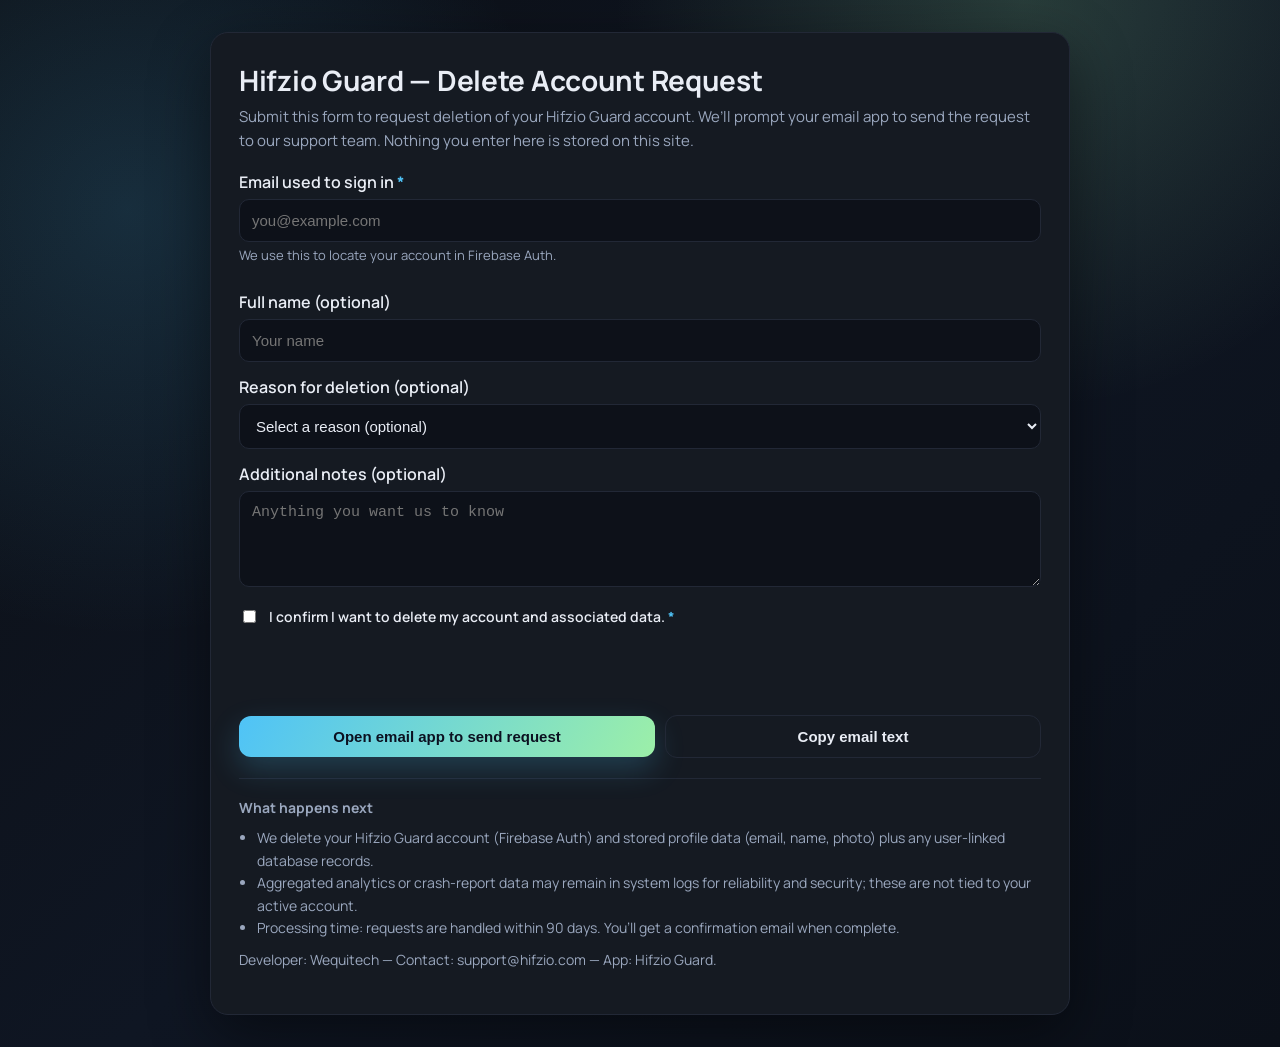
<file: public/delete-account.html>
<!doctype html>
<html lang="en">
<head>
  <meta charset="UTF-8" />
  <meta name="viewport" content="width=device-width, initial-scale=1.0" />
  <title>Hifzio Guard — Delete Account Request</title>
  <link rel="preconnect" href="https://fonts.googleapis.com">
  <link rel="preconnect" href="https://fonts.gstatic.com" crossorigin>
  <link href="https://fonts.googleapis.com/css2?family=Manrope:wght@400;500;600;700&display=swap" rel="stylesheet">
  <style>
    :root {
      --bg: #0e1117;
      --card: #151a22;
      --accent: #4fc3f7;
      --accent-2: #9cefa8;
      --text: #e9edf5;
      --muted: #9aa7be;
      --border: #222836;
      --danger: #ff5c8d;
      --shadow: 0 20px 60px rgba(0, 0, 0, 0.45);
    }

    * { box-sizing: border-box; }

    body {
      margin: 0;
      min-height: 100vh;
      background: radial-gradient(circle at 10% 20%, rgba(79, 195, 247, 0.16), transparent 30%),
                  radial-gradient(circle at 80% 0%, rgba(156, 239, 168, 0.18), transparent 28%),
                  linear-gradient(135deg, #0c0f15 0%, #0f1623 50%, #0b1019 100%);
      color: var(--text);
      font-family: 'Manrope', 'Segoe UI', system-ui, -apple-system, sans-serif;
      display: flex;
      align-items: center;
      justify-content: center;
      padding: 32px 16px;
    }

    .shell {
      width: 100%;
      max-width: 860px;
    }

    .card {
      background: var(--card);
      border: 1px solid var(--border);
      border-radius: 18px;
      box-shadow: var(--shadow);
      padding: 28px;
    }

    header {
      display: flex;
      flex-direction: column;
      gap: 6px;
      margin-bottom: 18px;
    }

    h1 {
      margin: 0;
      font-size: clamp(22px, 3vw, 28px);
      letter-spacing: -0.01em;
    }

    p.lead {
      margin: 0;
      color: var(--muted);
      line-height: 1.6;
      font-size: 15px;
    }

    form {
      display: grid;
      gap: 14px;
      margin-top: 12px;
    }

    label {
      display: block;
      font-weight: 600;
      margin-bottom: 6px;
    }

    .required::after {
      content: ' *';
      color: var(--accent);
      font-weight: 700;
    }

    input, select, textarea {
      width: 100%;
      background: #0d1119;
      border: 1px solid var(--border);
      border-radius: 10px;
      padding: 12px 12px;
      color: var(--text);
      font-size: 15px;
      transition: border 0.15s ease, box-shadow 0.15s ease;
    }

    input:focus, select:focus, textarea:focus {
      outline: none;
      border-color: var(--accent);
      box-shadow: 0 0 0 3px rgba(79, 195, 247, 0.18);
    }

    textarea { min-height: 96px; resize: vertical; }

    .actions {
      display: flex;
      flex-wrap: wrap;
      gap: 10px;
      margin-top: 4px;
      align-items: center;
    }

    button {
      cursor: pointer;
      border: none;
      border-radius: 12px;
      padding: 12px 16px;
      font-weight: 700;
      font-size: 15px;
      transition: transform 0.08s ease, box-shadow 0.2s ease, opacity 0.2s ease;
    }

    button:active { transform: translateY(1px); }

    .primary-btn {
      background: linear-gradient(120deg, var(--accent), var(--accent-2));
      color: #0b1020;
      box-shadow: 0 12px 30px rgba(79, 195, 247, 0.22);
      flex: 1 1 220px;
    }

    .ghost-btn {
      background: transparent;
      color: var(--text);
      border: 1px solid var(--border);
      flex: 1 1 180px;
    }

    .checkbox-row {
      display: flex;
      gap: 10px;
      align-items: flex-start;
      font-size: 14px;
      line-height: 1.5;
    }

    .checkbox-row input { width: auto; margin-top: 4px; }

    .note {
      color: var(--muted);
      font-size: 13px;
      margin-top: 4px;
    }

    .status {
      font-size: 14px;
      color: var(--accent-2);
      min-height: 18px;
    }

    .error {
      color: var(--danger);
      font-weight: 600;
    }

    .compliance {
      margin-top: 20px;
      padding-top: 18px;
      border-top: 1px solid var(--border);
      color: var(--muted);
      font-size: 14px;
      line-height: 1.6;
    }

    .list { padding-left: 18px; margin: 8px 0 0; }

    @media (max-width: 640px) {
      body { padding: 20px 14px; }
      .card { padding: 22px; }
      .actions { flex-direction: column; }
      button { width: 100%; }
    }
  </style>
</head>
<body>
  <main class="shell">
    <section class="card" aria-labelledby="page-title">
      <header>
        <h1 id="page-title">Hifzio Guard — Delete Account Request</h1>
        <p class="lead">Submit this form to request deletion of your Hifzio Guard account. We’ll prompt your email app to send the request to our support team. Nothing you enter here is stored on this site.</p>
      </header>

      <form id="delete-form" novalidate>
        <div>
          <label class="required" for="email">Email used to sign in</label>
          <input id="email" name="email" type="email" autocomplete="email" required placeholder="you@example.com" />
          <p class="note">We use this to locate your account in Firebase Auth.</p>
        </div>

        <div>
          <label for="name">Full name (optional)</label>
          <input id="name" name="name" type="text" autocomplete="name" placeholder="Your name" />
        </div>

        <div>
          <label for="reason">Reason for deletion (optional)</label>
          <select id="reason" name="reason">
            <option value="">Select a reason (optional)</option>
            <option>Switching to another service</option>
            <option>Privacy concerns</option>
            <option>App issues/bugs</option>
            <option>No longer need the service</option>
            <option>Other</option>
          </select>
        </div>

        <div>
          <label for="notes">Additional notes (optional)</label>
          <textarea id="notes" name="notes" placeholder="Anything you want us to know"></textarea>
        </div>

        <div class="checkbox-row">
          <input id="confirm" name="confirm" type="checkbox" required />
          <label class="required" for="confirm">I confirm I want to delete my account and associated data.</label>
        </div>

        <div class="status" id="status" role="status" aria-live="polite"></div>
        <div class="status error" id="errors" role="alert" aria-live="polite"></div>

        <div class="actions">
          <button type="submit" class="primary-btn">Open email app to send request</button>
          <button type="button" class="ghost-btn" id="copy-btn">Copy email text</button>
        </div>
      </form>

      <section class="compliance" aria-label="Data handling details">
        <strong>What happens next</strong>
        <ul class="list">
          <li>We delete your Hifzio Guard account (Firebase Auth) and stored profile data (email, name, photo) plus any user-linked database records.</li>
          <li>Aggregated analytics or crash-report data may remain in system logs for reliability and security; these are not tied to your active account.</li>
          <li>Processing time: requests are handled within 90 days. You’ll get a confirmation email when complete.</li>
        </ul>
        <p style="margin-top:10px;">Developer: Wequitech — Contact: support@hifzio.com — App: Hifzio Guard.</p>
      </section>
    </section>
  </main>

  <script>
    const form = document.getElementById('delete-form');
    const statusEl = document.getElementById('status');
    const errorEl = document.getElementById('errors');
    const copyBtn = document.getElementById('copy-btn');

    function buildEmailBody(data) {
      const lines = [
        'Hello Wequitech Support,',
        '',
        'I am requesting deletion of my Hifzio Guard account.',
        `Sign-in email: ${data.email}`,
        `Full name: ${data.name || 'Not provided'}`,
        `Reason: ${data.reason || 'Not provided'}`,
        `Additional notes: ${data.notes || 'None'}`,
        `Local date/time: ${data.date}`,
        'App: Hifzio Guard',
        '',
        'Please delete my account and associated data and confirm when completed.',
      ];
      return lines.join('\n');
    }

    function validate() {
      errorEl.textContent = '';
      if (!form.reportValidity()) {
        errorEl.textContent = 'Please fill the required fields and fix any highlighted inputs.';
        return false;
      }
      if (!form.confirm.checked) {
        errorEl.textContent = 'You must confirm you want to delete your account.';
        return false;
      }
      return true;
    }

    form.addEventListener('submit', (event) => {
      event.preventDefault();
      statusEl.textContent = '';
      errorEl.textContent = '';

      if (!validate()) return;

      const payload = {
        email: form.email.value.trim(),
        name: form.name.value.trim(),
        reason: form.reason.value.trim(),
        notes: form.notes.value.trim(),
        date: new Date().toLocaleString(),
      };

      const body = buildEmailBody(payload);
      const mailto = `mailto:support@hifzio.com?subject=${encodeURIComponent('Delete my Hifzio Guard account')}&body=${encodeURIComponent(body)}`;

      // Attempt to open email client
      window.location.href = mailto;
      statusEl.textContent = 'If your email app did not open, use “Copy email text” and paste it into an email to support@hifzio.com.';
    });

    copyBtn.addEventListener('click', () => {
      statusEl.textContent = '';
      errorEl.textContent = '';

      if (!validate()) return;

      const payload = {
        email: form.email.value.trim(),
        name: form.name.value.trim(),
        reason: form.reason.value.trim(),
        notes: form.notes.value.trim(),
        date: new Date().toLocaleString(),
      };

      const body = buildEmailBody(payload);

      if (navigator.clipboard && navigator.clipboard.writeText) {
        navigator.clipboard.writeText(body)
          .then(() => {
            statusEl.textContent = 'Email text copied. Paste into a new email to support@hifzio.com.';
          })
          .catch(() => {
            errorEl.textContent = 'Could not copy automatically. Long-press or right-click to copy manually.';
          });
      } else {
        errorEl.textContent = 'Clipboard not available. You can copy the text after the email opens.';
      }
    });
  </script>
</body>
</html>
</file>
